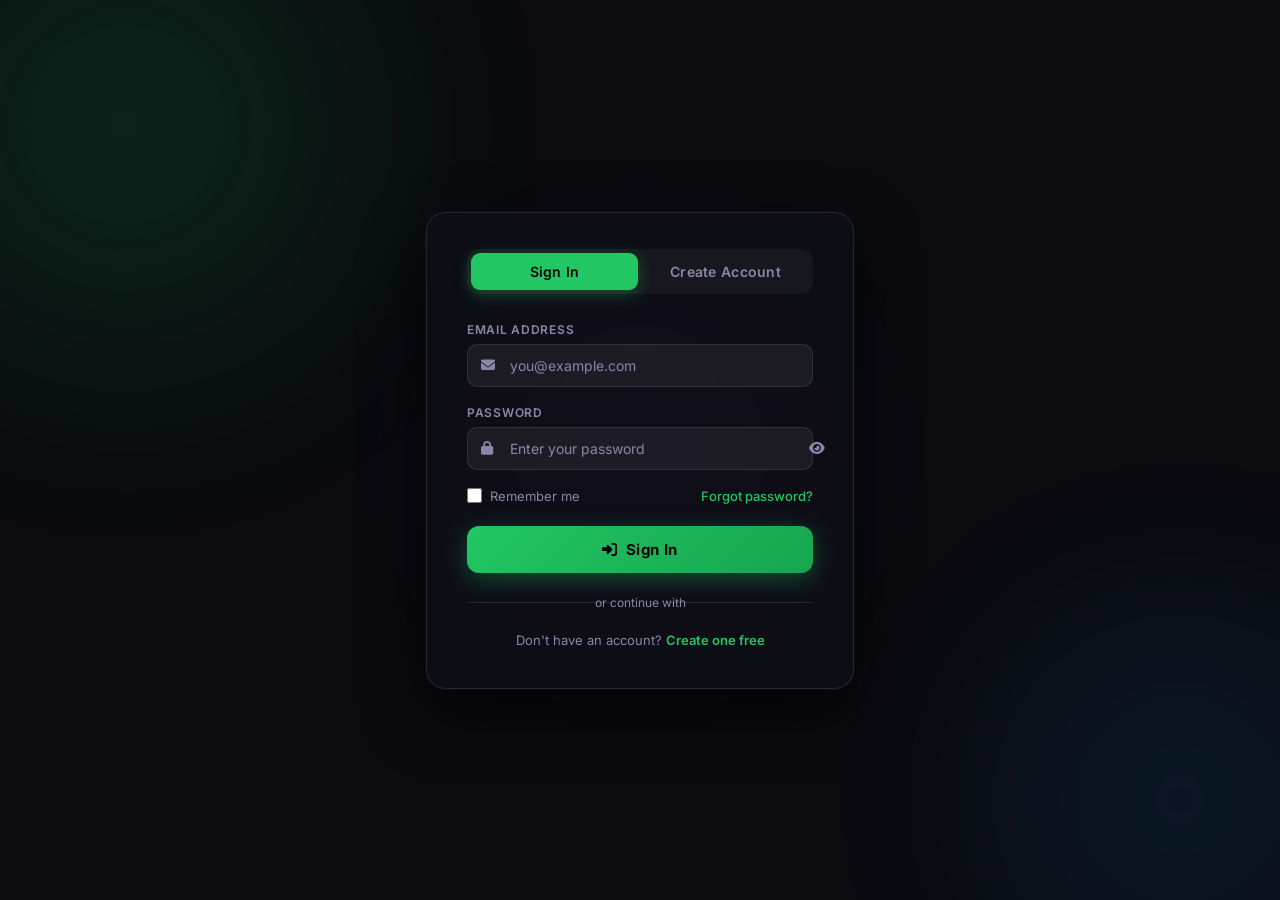
<file: index.html>
<!DOCTYPE html>
<html lang="en">

<head>
    <meta charset="UTF-8">
    <meta name="viewport" content="width=device-width, initial-scale=1.0">
    <title>GrooveHub - Modern Music Streaming</title>

    <!-- ── Flash-prevention auth guard (runs before page renders) ── -->
    <script>
        (function () {
            try {
                var session = JSON.parse(localStorage.getItem('groovehub_session') || 'null');
                if (!session) {
                    document.documentElement.style.visibility = 'hidden';
                    window.location.replace('auth.html');
                }
                // If "remember me" was off, also check sessionStorage
                if (session && !session.remember) {
                    var ss = sessionStorage.getItem('groovehub_session');
                    if (!ss) {
                        localStorage.removeItem('groovehub_session');
                        document.documentElement.style.visibility = 'hidden';
                        window.location.replace('auth.html');
                    }
                }
            } catch (e) {
                window.location.replace('auth.html');
            }
        })();
    </script>

    <link rel="stylesheet" href="styles.css">
    <link rel="stylesheet" href="https://cdnjs.cloudflare.com/ajax/libs/font-awesome/6.4.0/css/all.min.css">
    <style>
        /* ── User chip & dropdown ── */
        .user-profile {
            position: relative;
            display: flex;
            align-items: center;
            gap: 10px;
            cursor: pointer;
        }
        .user-chip {
            display: flex;
            align-items: center;
            gap: 10px;
            background: rgba(34,198,99,0.10);
            border: 1px solid rgba(34,198,99,0.25);
            border-radius: 40px;
            padding: 6px 14px 6px 6px;
            transition: background 0.2s;
        }
        .user-chip:hover { background: rgba(34,198,99,0.18); }
        .user-avatar {
            width: 34px; height: 34px;
            border-radius: 50%;
            background: linear-gradient(135deg, #22c663, #17a550);
            display: flex; align-items: center; justify-content: center;
            font-weight: 700; font-size: 14px; color: #000;
            flex-shrink: 0;
        }
        .user-name-chip {
            font-size: 13px; font-weight: 600;
            color: #e8e8f0;
            max-width: 110px;
            white-space: nowrap; overflow: hidden; text-overflow: ellipsis;
        }
        .user-dropdown {
            position: absolute;
            top: calc(100% + 10px);
            right: 0;
            background: rgba(15,15,25,0.95);
            backdrop-filter: blur(18px);
            border: 1px solid rgba(255,255,255,0.10);
            border-radius: 12px;
            padding: 6px;
            min-width: 170px;
            box-shadow: 0 16px 48px rgba(0,0,0,0.5);
            display: none;
            z-index: 1000;
            animation: ddFade 0.18s ease;
        }
        @keyframes ddFade {
            from { opacity:0; transform: translateY(-6px); }
            to   { opacity:1; transform: translateY(0); }
        }
        .user-dropdown.open { display: block; }
        .dd-header {
            padding: 10px 12px 8px;
            border-bottom: 1px solid rgba(255,255,255,0.08);
            margin-bottom: 4px;
        }
        .dd-header .dd-name { font-size: 13px; font-weight: 700; color: #e8e8f0; }
        .dd-header .dd-email { font-size: 11px; color: #8888a8; margin-top: 2px; }
        .dd-item {
            display: flex; align-items: center; gap: 10px;
            padding: 9px 12px;
            border-radius: 8px;
            font-size: 13px; font-weight: 500; color: #e8e8f0;
            cursor: pointer;
            transition: background 0.15s;
            border: none; background: none; width: 100%; text-align: left;
            font-family: inherit;
        }
        .dd-item:hover { background: rgba(255,255,255,0.07); }
        .dd-item.logout { color: #ff5566; }
        .dd-item.logout:hover { background: rgba(255,85,102,0.10); }
        .dd-item i { width: 16px; text-align: center; }
        /* sidebar sign-out btn */
        .sidebar-signout {
            display: flex; align-items: center; gap: 8px;
            width: 100%; background: rgba(255,85,102,0.10);
            border: 1px solid rgba(255,85,102,0.20);
            border-radius: 10px;
            color: #ff5566;
            font-size: 13px; font-weight: 600;
            padding: 9px 14px;
            cursor: pointer;
            margin-top: 12px;
            transition: background 0.2s;
            font-family: inherit;
        }
        .sidebar-signout:hover { background: rgba(255,85,102,0.20); }
    </style>
</head>

<body>
    <div class="container">
        <!-- Sidebar Navigation -->

        <aside class="sidebar">

            <div class="logo">
                <img src="aurora.jpeg" alt="" style="width: 400px; height: 100px; ">


            </div>
            <h2 style="color: #22c663; ">Hit the list , not the mind</h2>


            <nav class="nav-menu">
                <a href="#home" class="nav-link active">
                    <i class="fas fa-home"></i>
                    <span>Home</span>
                </a>
                <a href="#search" class="nav-link">
                    <i class="fas fa-search"></i>
                    <span>Search</span>
                </a>
                <a href="#library" class="nav-link">
                    <i class="fas fa-music"></i>
                    <span>Library</span>
                </a>
                <a href="#favorites" class="nav-link">
                    <i class="fas fa-heart"></i>
                    <span>Liked</span>
                </a>
            </nav>

            <div class="sidebar-footer">
                <p>2026 MusicHub</p>
                <button class="sidebar-signout" onclick="logoutUser()">
                    <i class="fas fa-sign-out-alt"></i> Sign Out
                </button>
            </div>
        </aside>

        <!-- Main Content -->
        <main class="main-content">
            <!-- Header -->
            <header class="header">
                <div class="header-top">
                    <h1 id="page-title">Welcome Back</h1>
                    <div class="user-profile" id="user-profile-wrap" onclick="toggleDropdown()">
                        <div class="user-chip">
                            <div class="user-avatar" id="user-avatar-initials">?</div>
                            <span class="user-name-chip" id="user-name-chip">Guest</span>
                            <i class="fas fa-chevron-down" style="font-size:11px;color:#8888a8;"></i>
                        </div>
                        <div class="user-dropdown" id="user-dropdown">
                            <div class="dd-header">
                                <div class="dd-name" id="dd-fullname">—</div>
                                <div class="dd-email" id="dd-email">—</div>
                            </div>
                            <button class="dd-item logout" onclick="logoutUser()">
                                <i class="fas fa-sign-out-alt"></i> Sign Out
                            </button>
                        </div>
                    </div>
                </div>

                <!-- Search Bar -->
                <div class="search-container">
                    <i class="fas fa-search"></i>
                    <input type="text" id="search-input" class="search-bar"
                        placeholder="Search songs, artists, playlists...">
                    <button id="clear-search" class="clear-btn" style="display: none;">
                        <i class="fas fa-times"></i>
                    </button>
                </div>
            </header>


            <div class="content">
                <h1 class="section-title">
                    <i class="fas fa-play"></i> WAY TO HIT THE LIST
                </h1>
                <div class="content">
                    <h2 class="section-title" , style="color: #22c663;">
                        <i class="fas fa-play"></i> RELAX YOUR MIND WITH FREEHUB
                    </h2>
                </div>

                <div class="featured-grid" id="hero-section">

                    <div class="hero-banner featured-card-1">
                        <div class="hero-content">
                            <span class="hero-badge"><i class="fas fa-fire"></i> Trending #1</span>
                            <h1 class="hero-title">Aaya Sher</h1>
                            <h2 class=" hero-title">The Paradise</h2>
                            <p class="hero-artist">Anirudh Ravichander</p>
                            <p class="hero-description">The ultimate high-energy mass anthem. Turn up the bass!</p>
                            <div class="hero-buttons">
                                <button class="hero-btn play-btn-hero" onclick="loadSong(1); togglePlay();">
                                    <i class="fas fa-play"></i> Play Now
                                </button>
                            </div>
                        </div>
                        <div class="hero-visual">
                            <img src="https://i.scdn.co/image/ab67616d00001e0248be563b0c9f1d7985a7c608"
                                alt="Aaya Sher Cover" class="hero-cover">
                        </div>
                    </div>

                    <div class="hero-banner featured-card-1">
                        <div class="hero-content">
                            <span class="hero-badge"><i class="fas fa-fire"></i>Top Hit</span>
                            <h1 class="hero-title">Thendral Vanthu</h1>
                            <p class="hero-artist">Illaiyaraaja</p>
                            <p class="hero-description">"Thendral Vandhu Theendum Pothu" is one of Ilaiyaraaja's most
                                loved romantic melodies. The song beautifully compares the emotions of love to
                                nature—gentle breeze, moonlight, colors, and changing seasons. It creates a calm,
                                dreamy, and nostalgic atmosphere that resonates deeply with listeners.</p>
                            <div class="hero-buttons">
                                <button class="hero-btn play-btn-hero" onclick="loadSong(38); togglePlay();">
                                    <i class="fas fa-play"></i> Play Now
                                </button>
                            </div>

                        </div>
                        <div class="hero-visual">
                            <img src="https://images.openai.com/static-rsc-4/PGL2JKUvE88Z98EErFLHnO3-Ubr6seDgxNNKHVThKDgwqX_mHYIMH52o7IBavYI9XWarU4Y7hMZnsSei4LD4CzgVY5UgcasOWFLpMCGSrRi2SEPyH9qUCH1UmppofdAcnm8czczixCvgd0B-758KEYd6eNyIGa8sLceGHxrtypg?purpose=inline"
                                alt="Thendral Vandhu cover" class="hero-cover">
                        </div>
                    </div>

                    <div class="hero-banner featured-card-2">
                        <div class="hero-content">
                            <span class="hero-badge"><i class="fas fa-fire"></i>Sad</span>
                            <h1 class="hero-title">A way back</h1>
                            <h2 class="hero-title">Asuran</h2>
                            <p class="hero-artist">GV.Prakash Kumar</p>
                            <p class="hero-description">“A Way Back In” is a powerful background score (BGM) from the
                                movie Asuran, composed by G. V. Prakash Kumar. Unlike regular songs, this track is
                                instrumental and is used to enhance emotional depth in key scenes.</p>
                            <div class="hero-buttons">
                                <button class="hero-btn play-btn-hero" onclick="loadSong(2); togglePlay();">
                                    <i class="fas fa-play"></i> Play Now
                                </button>
                            </div>

                        </div>
                        <div class="hero-visual">
                            <img src="https://a10.gaanacdn.com/gn_img/albums/qaLKY623pO/aLKYxYN2bp/size_m_1774622935.jpg"
                                alt="Asuran-way-back Cover" class="hero-cover">
                        </div>
                    </div>

                    <div class="hero-banner featured-card-2">
                        <div class="hero-content">
                            <span class="hero-badge badge-blue"><i class="fas fa-music"></i> Global Hit</span>
                            <h1 class="hero-title">Shape of You</h1>
                            <h2 class="hero-title">Castle on the Hill</h2>
                            <p class="hero-artist">Ed Sheeran</p>
                            <p class="hero-description">Experience the record-breaking global pop sensation. Play now!
                            </p>
                            <div class="hero-buttons">
                                <button class="hero-btn play-btn-hero" onclick="loadSong(5); togglePlay();">
                                    <i class="fas fa-play"></i> Play Now
                                </button>
                            </div>
                        </div>
                        <div class="hero-visual">
                            <img src="https://wallpapercave.com/wp/wp3537465.jpg" alt="Shape of You Cover"
                                class="hero-cover">
                        </div>
                    </div>

                    <div class="hero-banner featured-card-2">
                        <div class="hero-content">
                            <span class="hero-badge badge-blue"><i class="fas fa-music"></i>World Hit</span>
                            <h1 class="hero-title">Dheera Dheera</h1>
                            <h2 class="hero-title">KGF Chapter-1</h2>
                            <h2 class="hero-title">Hombale Films</h2>
                            <p class="hero-artist">Ravi Basrur</p>
                            <p class="hero-description">"Dheera Dheera" is one of the most popular songs from the movie
                                KGF: Chapter 1. The song highlights the strength, courage, and rising legend of Rocky,
                                played by Yash. It has a powerful folk-orchestral style that matches the film's grand
                                and intense atmosphere.
                            </p>
                            <div class="hero-buttons">
                                <button class="hero-btn play-btn-hero" onclick="loadSong(4); togglePlay();">
                                    <i class="fas fa-play"></i> Play Now
                                </button>
                            </div>
                        </div>
                        <div class="hero-visual">
                            <img src="https://pendujatt.com.se/uploads/album/kgf-chapter-1-malayalam-ravi-basrur.webp"
                                alt="Dheera Dheera cover" class="hero-cover">
                        </div>
                    </div>
                    <div class="hero-banner featured-card-2">
                        <div class="hero-content">
                            <span class="hero-badge badge-blue"><i class="fas fa-music"></i>World-Wide-Web</span>
                            <h1 class="hero-title">X-Cool(Slowed)</h1>
                            <h2 class="hero-title">Brazilian Phonk</h2>
                            <p class="hero-artist">Tienanh109, HDN, MC K3</p>
                            <p class="hero-description">"X-COOL! (Slowed)" is a viral phonk / Brazilian funk-inspired
                                track by tienanh109, HDN, and MC K3. The slowed version takes the original high-energy
                                track and reduces the tempo, creating a heavier bass-driven and more atmospheric
                                listening experience.
                            </p>
                            <div class="hero-buttons">
                                <button class="hero-btn play-btn-hero" onclick="loadSong(6); togglePlay();">
                                    <i class="fas fa-play"></i> Play Now
                                </button>
                            </div>
                        </div>
                        <div class="hero-visual">
                            <img src="https://www.mustangspecs.com/wp-content/uploads/2020/09/LfF7hO.jpg"
                                alt="X-COOL!(SLOWED) cover" class="hero-cover">
                        </div>
                    </div>

                    <div class="hero-banner featured-card-2">
                        <div class="hero-content">
                            <span class="hero-badge badge-orange"><i class="fas fa-music"></i> Tamil Hit</span>
                            <h1 class="hero-title">Ava enna</h1>
                            <h2 class="hero-title">Vaaranam Aayiram</h2>
                            <p class="hero-artist">Harris Jayaraj</p>
                            <p class="hero-description">"Ava Enna Enna Thedi Vantha Anjala" is a soulful Tamil track
                                from
                                the 2008 film Vaaranam Aayiram, composed by Harris Jayaraj with lyrics by Thamarai and
                                sung
                                by Karthik.</p>
                            <div class="hero-buttons">
                                <button class="hero-btn play-btn-hero" onclick="loadSong(3); togglePlay();">
                                    <i class="fas fa-play"></i> Play Now
                                </button>
                            </div>
                        </div>
                        <div class="hero-visual">
                            <img src="https://c.saavncdn.com/029/Vaaranam-Aayiram-2008-500x500.jpg" alt="Ava enna cover"
                                class="hero-cover">
                        </div>
                    </div>

                    <div class="hero-banner featured-card-1">
                        <div class="hero-content">
                            <span class="hero-badge badge-darkblue"><i class="fas fa-music"></i>Break-Up</span>
                            <h1 class="hero-title">Yamma Yamma</h1>
                            <h2 class="hero-title">7aum Arivu</h2>
                            <p class="hero-artist">Harris Jayaraj && SPB</p>
                            <p class="hero-description">"Yamma Yamma" is one of the most popular songs from the movie
                                7aum Arivu. It is a melodious heartbreak song that expresses the pain of lost love and
                                separation. The song became a huge hit because of its emotional lyrics, soulful singing,
                                and memorable melody.</p>
                            <div class="hero-buttons">
                                <button class="hero-btn play-btn-hero" onclick="loadSong(7); togglePlay();">
                                    <i class="fas fa-play"></i> Play Now
                                </button>
                            </div>
                        </div>
                        <div class="hero-visual">
                            <img src="https://upload.wikimedia.org/wikipedia/en/thumb/9/9e/7aum_Arivu_(soundtrack).jpg/250px-7aum_Arivu_(soundtrack).jpg"
                                alt="yamma yamma Cover" class="hero-cover">
                        </div>
                    </div>
                </div>


                <!-- Recommended Songs -->
                <section class="section" id="recommended-section">
                    <h2 class="section-title">
                        <i class="fas fa-star"></i> Recommended For You
                    </h2>
                    <div class="songs-list" id="recommended-songs">
                        <!-- Populated by JavaScript -->
                    </div>
                </section>

                <!-- Search Results (Hidden by default) -->
                <section class="section" id="search-results-section" style="display: none;">
                    <h2 class="section-title">Search Results</h2>
                    <div class="search-results" id="search-results">
                        <!-- Populated by JavaScript -->
                    </div>
                </section>

                <!-- Favorites Section (Hidden by default) -->
                <section class="section" id="favorites-section" style="display: none;">
                    <h2 class="section-title">
                        <i class="fas fa-heart"></i> Your Liked Songs
                    </h2>
                    <div class="songs-list" id="favorites-list">
                        <!-- Populated by JavaScript -->
                    </div>
                </section>
            </div>
        </main>
    </div>

    <!-- Music Player -->
    <div class="music-player">
        <div class="player-container">
            <div class="player-info">
                <div class="player-album-art">
                    <img id="player-album" src="https://via.placeholder.com/56x56?text=Album" alt="Album Art">
                </div>
                <div class="player-details">
                    <div class="player-song-name" id="player-song">No Song Selected</div>
                    <div class="player-artist-name" id="player-artist">No Artist</div>
                </div>
            </div>

            <div class="player-controls">
                <button class="player-btn" id="shuffle-btn" title="Shuffle">
                    <i class="fas fa-random"></i>
                </button>
                <button class="player-btn" id="prev-btn" title="Previous">
                    <i class="fas fa-step-backward"></i>
                </button>
                <button class="player-btn play-btn" id="play-btn" title="Play">
                    <i class="fas fa-play"></i>
                </button>
                <button class="player-btn" id="next-btn" title="Next">
                    <i class="fas fa-step-forward"></i>
                </button>
                <button class="player-btn" id="repeat-btn" title="Repeat">
                    <i class="fas fa-redo"></i>
                </button>
            </div>

            <div class="player-progress">
                <span class="time" id="current-time">0:00</span>
                <div class="progress-bar">
                    <div class="progress-fill" id="progress-fill"></div>
                    <input type="range" id="progress-slider" class="progress-slider" min="0" max="100" value="0">
                </div>
                <span class="time" id="duration">0:00</span>
            </div>

            <div class="player-extras">
                <button class="player-btn" id="like-btn" title="Add to Liked">
                    <i class="far fa-heart"></i>
                </button>
                <button class="player-btn" id="volume-btn" title="Volume">
                    <i class="fas fa-volume-up"></i>
                </button>
                <input type="range" id="volume-slider" class="volume-slider" min="0" max="100" value="70">
            </div>
        </div>
    </div>

    <!-- Hidden Audio Element -->
    <audio id="audio-player"></audio>

    <script src="auth.js"></script>
    <script src="script.js"></script>
    <script>
        // ── Auth guard: redirect if not logged in ──
        (function () {
            if (!isLoggedIn()) {
                window.location.href = 'auth.html';
            }
        })();

        // ── Populate user info in header ──
        (function () {
            const user = getCurrentUser();
            if (!user) return;

            // Welcome heading
            const title = document.getElementById('page-title');
            if (title) title.textContent = 'Welcome Back, ' + user.name.split(' ')[0] + ' 👋';

            // Avatar initials
            const initials = user.name.split(' ').map(w => w[0]).join('').toUpperCase().slice(0,2);
            document.getElementById('user-avatar-initials').textContent = initials;
            document.getElementById('user-name-chip').textContent       = user.name.split(' ')[0];
            document.getElementById('dd-fullname').textContent          = user.name;
            document.getElementById('dd-email').textContent             = user.email;
        })();

        // ── Dropdown toggle ──
        function toggleDropdown() {
            document.getElementById('user-dropdown').classList.toggle('open');
        }

        // Close dropdown on outside click
        document.addEventListener('click', function (e) {
            const wrap = document.getElementById('user-profile-wrap');
            const dd   = document.getElementById('user-dropdown');
            if (wrap && !wrap.contains(e.target)) dd.classList.remove('open');
        });
    </script>
</body>

</html>
</file>
<file: styles.css>
* {
    margin: 0;
    padding: 0;
    box-sizing: border-box;
}

:root {
    --primary-color: #1db954;
    --primary-dark: #1ed760;
    --bg-primary: #0f0f0f;
    --bg-secondary: #1a1a1a;
    --bg-tertiary: #282828;
    --text-primary: #ffffff;
    --text-secondary: #b3b3b3;
    --text-subdued: #7f7f7f;
    --border-color: #404040;
    --shadow-sm: 0 2px 8px rgba(0, 0, 0, 0.3);
    --shadow-md: 0 8px 16px rgba(0, 0, 0, 0.4);
    --shadow-lg: 0 12px 24px rgba(0, 0, 0, 0.5);
    --transition: all 0.3s cubic-bezier(0.4, 0, 0.2, 1);
}

body {
    font-family: -apple-system, BlinkMacSystemFont, 'Segoe UI', Roboto, Oxygen, Ubuntu, Cantarell, sans-serif;
    background-color: var(--bg-primary);
    color: var(--text-primary);
    overflow-x: hidden;
}

/* Main Layout */
.container {
    display: flex;
    height: calc(100vh - 90px);
}

/* Sidebar */
.sidebar {
    width: 250px;
    background-color: var(--bg-secondary);
    padding: 24px 0;
    position: fixed;
    left: 0;
    top: 0;
    bottom: 90px;
    overflow-y: auto;
    border-right: 1px solid var(--border-color);
    display: flex;
    flex-direction: column;
}

.sidebar::-webkit-scrollbar {
    width: 8px;
}

.sidebar::-webkit-scrollbar-track {
    background: transparent;
}

.sidebar::-webkit-scrollbar-thumb {
    background: var(--border-color);
    border-radius: 4px;
}

.sidebar::-webkit-scrollbar-thumb:hover {
    background: var(--text-subdued);
}

.logo {
    display: flex;
    align-items: center;
    gap: 12px;
    padding: 0 24px;
    margin-bottom: 32px;
    font-size: 24px;
    font-weight: 700;
    color: var(--primary-dark);
    cursor: pointer;
    transition: var(--transition);
}

.logo:hover {
    transform: scale(1.05);
}

.logo i {
    font-size: 28px;
}

.nav-menu {
    display: flex;
    flex-direction: column;
    gap: 8px;
    flex: 1;
    padding: 0 12px;
}

.nav-link {
    display: flex;
    align-items: center;
    gap: 16px;
    padding: 12px 16px;
    color: var(--text-secondary);
    text-decoration: none;
    border-radius: 8px;
    transition: var(--transition);
    font-size: 14px;
    font-weight: 500;
}

.nav-link:hover {
    color: var(--text-primary);
    background-color: var(--bg-tertiary);
}

.nav-link.active {
    color: var(--primary-dark);
    background-color: rgba(29, 185, 84, 0.1);
}

.nav-link i {
    font-size: 20px;
    width: 24px;
}

.sidebar-footer {
    padding: 0 24px;
    text-align: center;
    font-size: 12px;
    color: var(--text-subdued);
    border-top: 1px solid var(--border-color);
    padding-top: 24px;
}

/* Main Content */
.main-content {
    flex: 1;
    margin-left: 250px;
    display: flex;
    flex-direction: column;
    background: linear-gradient(135deg, var(--bg-primary) 0%, #1a0000 100%);
}

/* Header */
.header {
    padding: 24px 32px;
    background-color: rgba(0, 0, 0, 0.4);
    backdrop-filter: blur(10px);
    border-bottom: 1px solid var(--border-color);
    position: sticky;
    top: 0;
    z-index: 10;
}

.header-top {
    display: flex;
    justify-content: space-between;
    align-items: center;
    margin-bottom: 20px;
}

#page-title {
    font-size: 28px;
    font-weight: 700;
}

.user-profile {
    font-size: 32px;
    cursor: pointer;
    transition: var(--transition);
}

.user-profile:hover {
    color: var(--primary-dark);
    transform: scale(1.1);
}

/* Search Bar */
.search-container {
    position: relative;
    display: flex;
    align-items: center;
}

.search-container i {
    position: absolute;
    left: 16px;
    color: var(--text-secondary);
    pointer-events: none;
}

.search-bar {
    width: 100%;
    max-width: 400px;
    padding: 12px 16px 12px 40px;
    background-color: var(--bg-tertiary);
    border: 1px solid var(--border-color);
    border-radius: 24px;
    color: var(--text-primary);
    font-size: 14px;
    outline: none;
    transition: var(--transition);
}

.search-bar:focus {
    background-color: var(--bg-tertiary);
    border-color: var(--primary-color);
    box-shadow: 0 0 0 3px rgba(29, 185, 84, 0.1);
}

.search-bar::placeholder {
    color: var(--text-subdued);
}

.clear-btn {
    position: absolute;
    right: 12px;
    background: none;
    border: none;
    color: var(--text-secondary);
    cursor: pointer;
    font-size: 16px;
    transition: var(--transition);
    padding: 4px 8px;
}

.clear-btn:hover {
    color: var(--text-primary);
}

/* Content */
.content {
    flex: 1;
    overflow-y: auto;
    padding: 32px;
}

.content::-webkit-scrollbar {
    width: 10px;
}

.content::-webkit-scrollbar-track {
    background: transparent;
}

.content::-webkit-scrollbar-thumb {
    background: var(--border-color);
    border-radius: 5px;
}

.content::-webkit-scrollbar-thumb:hover {
    background: var(--text-subdued);
}

/* Section */
.section {
    margin-bottom: 48px;
}

.section-title {
    font-size: 24px;
    font-weight: 700;
    margin-bottom: 20px;
    display: flex;
    align-items: center;
    gap: 12px;
}

.section-title i {
    color: var(--primary-dark);
}

/* Featured Grid */
.featured-grid {
    display: grid;
    grid-template-columns: 1fr 1fr;
    gap: 24px;
    margin-bottom: 40px;
}

@media (min-width: 1025px) {
    .featured-card-3 {
        grid-column: span 2;
    }
}

/* Hero Banner */
.hero-banner {
    display: flex;
    align-items: center;
    justify-content: space-between;
    background: linear-gradient(135deg, rgba(29, 185, 84, 0.15) 0%, rgba(15, 15, 15, 0.8) 100%);
    border: 1px solid var(--border-color);
    border-radius: 16px;
    padding: 24px;
    margin-bottom: 0;
    overflow: hidden;
    position: relative;
    box-shadow: var(--shadow-md);
    gap: 20px;
}

.featured-card-2 {
    background: linear-gradient(135deg, rgba(52, 152, 219, 0.15) 0%, rgba(15, 15, 15, 0.8) 100%);
}

.featured-card-3 {
    background: linear-gradient(135deg, rgba(230, 126, 34, 0.15) 0%, rgba(15, 15, 15, 0.8) 100%);
}

.hero-banner::before {
    content: '';
    position: absolute;
    top: 0;
    left: 0;
    right: 0;
    bottom: 0;
    background: radial-gradient(circle at top right, rgba(29, 185, 84, 0.15), transparent 60%);
    pointer-events: none;
    z-index: 0;
}

.featured-card-2::before {
    background: radial-gradient(circle at top right, rgba(52, 152, 219, 0.15), transparent 60%);
}

.featured-card-3::before {
    background: radial-gradient(circle at top right, rgba(230, 126, 34, 0.15), transparent 60%);
}

.hero-content {
    flex: 1;
    z-index: 1;
    display: flex;
    flex-direction: column;
    align-items: flex-start;
}

.hero-badge {
    background-color: rgba(29, 185, 84, 0.2);
    color: var(--primary-dark);
    padding: 6px 12px;
    border-radius: 20px;
    font-size: 12px;
    font-weight: 600;
    text-transform: uppercase;
    letter-spacing: 1px;
    margin-bottom: 12px;
    display: flex;
    align-items: center;
    gap: 6px;
    border: 1px solid rgba(29, 185, 84, 0.3);
}

.hero-badge.badge-blue {
    background-color: rgba(52, 152, 219, 0.2);
    color: #3498db;
    border-color: rgba(52, 152, 219, 0.3);
}

.hero-badge.badge-orange {
    background-color: rgba(230, 126, 34, 0.2);
    color: #e67e22;
    border-color: rgba(230, 126, 34, 0.3);
}

.hero-title {
    font-size: 28px;
    font-weight: 800;
    margin-bottom: 4px;
    background: linear-gradient(to right, #ffffff, #b3b3b3);
    -webkit-background-clip: text;
    -webkit-text-fill-color: transparent;
}

.hero-artist {
    font-size: 16px;
    color: var(--text-secondary);
    font-weight: 500;
    margin-bottom: 8px;
}

.hero-description {
    font-size: 13px;
    color: var(--text-subdued);
    line-height: 1.5;
    margin-bottom: 16px;
    max-width: 480px;
}

.hero-buttons {
    display: flex;
    gap: 12px;
}

.hero-btn {
    padding: 10px 24px;
    border-radius: 30px;
    font-size: 13px;
    font-weight: 700;
    cursor: pointer;
    transition: var(--transition);
    display: flex;
    align-items: center;
    gap: 8px;
    border: none;
}

.play-btn-hero {
    background-color: var(--primary-dark);
    color: var(--bg-primary);
}

.play-btn-hero:hover {
    background-color: #1ed760;
    transform: scale(1.05);
}

.featured-card-2 .play-btn-hero {
    background-color: #3498db;
    color: var(--text-primary);
}

.featured-card-2 .play-btn-hero:hover {
    background-color: #2980b9;
}

.featured-card-3 .play-btn-hero {
    background-color: #e67e22;
    color: var(--text-primary);
}

.featured-card-3 .play-btn-hero:hover {
    background-color: #d35400;
}

.info-btn-hero {
    background-color: transparent;
    color: var(--text-primary);
    border: 1px solid var(--border-color);
}

.info-btn-hero:hover {
    background-color: rgba(255, 255, 255, 0.1);
    border-color: var(--text-primary);
}

.hero-visual {
    width: 120px;
    height: 120px;
    border-radius: 12px;
    overflow: hidden;
    box-shadow: var(--shadow-lg);
    z-index: 1;
    flex-shrink: 0;
    border: 2px solid rgba(255, 255, 255, 0.05);
    transition: var(--transition);
}

.hero-banner:hover .hero-visual {
    transform: scale(1.03) rotate(2deg);
}

.hero-cover {
    width: 100%;
    height: 100%;
    object-fit: cover;
}

/* Songs List */
.songs-list {
    display: flex;
    flex-direction: column;
    gap: 12px;
}

.song-item {
    display: flex;
    align-items: center;
    gap: 16px;
    padding: 12px 16px;
    background-color: var(--bg-secondary);
    border-radius: 8px;
    cursor: pointer;
    transition: var(--transition);
}

.song-item:hover {
    background-color: var(--bg-tertiary);
}

.song-item.playing {
    background-color: rgba(29, 185, 84, 0.15);
    border-left: 4px solid var(--primary-dark);
    padding-left: 12px;
}

.song-thumbnail {
    width: 56px;
    height: 56px;
    border-radius: 6px;
    object-fit: cover;
    background-color: var(--bg-tertiary);
}

.song-info {
    flex: 1;
    min-width: 0;
}

.song-name {
    font-size: 15px;
    font-weight: 600;
    color: var(--text-primary);
    margin-bottom: 4px;
    white-space: nowrap;
    overflow: hidden;
    text-overflow: ellipsis;
}

.song-artist {
    font-size: 13px;
    color: var(--text-secondary);
}

.song-duration {
    font-size: 13px;
    color: var(--text-subdued);
    min-width: 40px;
    text-align: right;
}

.song-like-btn {
    background: none;
    border: none;
    color: var(--text-secondary);
    font-size: 16px;
    cursor: pointer;
    padding: 8px;
    transition: var(--transition);
}

.song-like-btn:hover {
    color: var(--primary-dark);
}

.song-like-btn.liked {
    color: var(--primary-dark);
}

.song-like-btn.liked i {
    font-weight: 900;
}

/* Search Results */
.search-results {
    display: grid;
    grid-template-columns: repeat(auto-fill, minmax(180px, 1fr));
    gap: 20px;
}

.search-result-item {
    background-color: var(--bg-secondary);
    border-radius: 8px;
    padding: 16px;
    cursor: pointer;
    transition: var(--transition);
    text-align: center;
}

.search-result-item:hover {
    background-color: var(--bg-tertiary);
    transform: translateY(-4px);
}

.search-result-image {
    width: 100%;
    aspect-ratio: 1;
    border-radius: 6px;
    object-fit: cover;
    margin-bottom: 12px;
    background-color: var(--bg-tertiary);
}

.search-result-name {
    font-size: 15px;
    font-weight: 600;
    margin-bottom: 4px;
}

.search-result-type {
    font-size: 12px;
    color: var(--text-secondary);
}

/* Music Player */
.music-player {
    position: fixed;
    bottom: 0;
    left: 0;
    right: 0;
    height: 90px;
    background-color: var(--bg-secondary);
    border-top: 1px solid var(--border-color);
    backdrop-filter: blur(10px);
    z-index: 100;
}

.player-container {
    height: 100%;
    padding: 12px 32px;
    display: grid;
    grid-template-columns: 1fr 2fr 1fr;
    gap: 24px;
    align-items: center;
    max-width: 1920px;
    margin: 0 auto;
}

.player-info {
    display: flex;
    align-items: center;
    gap: 12px;
    min-width: 0;
}

.player-album-art {
    width: 56px;
    height: 56px;
    border-radius: 6px;
    overflow: hidden;
    flex-shrink: 0;
}

.player-album-art img {
    width: 100%;
    height: 100%;
    object-fit: cover;
}

.player-details {
    min-width: 0;
}

.player-song-name {
    font-size: 14px;
    font-weight: 600;
    color: var(--text-primary);
    white-space: nowrap;
    overflow: hidden;
    text-overflow: ellipsis;
}

.player-artist-name {
    font-size: 12px;
    color: var(--text-secondary);
    white-space: nowrap;
    overflow: hidden;
    text-overflow: ellipsis;
}

/* Player Controls */
.player-controls {
    display: flex;
    justify-content: center;
    align-items: center;
    gap: 16px;
}

.player-btn {
    background: none;
    border: none;
    color: var(--text-secondary);
    font-size: 16px;
    cursor: pointer;
    padding: 8px;
    border-radius: 50%;
    transition: var(--transition);
    display: flex;
    align-items: center;
    justify-content: center;
}

.player-btn:hover {
    color: var(--text-primary);
}

.player-btn.play-btn {
    width: 40px;
    height: 40px;
    background-color: var(--primary-dark);
    color: var(--bg-primary);
    font-size: 18px;
}

.player-btn.play-btn:hover {
    background-color: #1ed760;
    transform: scale(1.05);
}

.player-btn.active {
    color: var(--primary-dark);
}

/* Player Progress */
.player-progress {
    display: flex;
    align-items: center;
    gap: 12px;
}

.time {
    font-size: 12px;
    color: var(--text-secondary);
    min-width: 32px;
}

.progress-bar {
    flex: 1;
    height: 6px;
    background-color: var(--border-color);
    border-radius: 3px;
    cursor: pointer;
    position: relative;
    overflow: hidden;
}

.progress-fill {
    height: 100%;
    background-color: var(--primary-dark);
    border-radius: 3px;
    width: 0%;
    transition: width 0.1s linear;
}

.progress-slider {
    position: absolute;
    top: 0;
    left: 0;
    width: 100%;
    height: 100%;
    -webkit-appearance: none;
    appearance: none;
    background: transparent;
    cursor: pointer;
    z-index: 5;
}

.progress-slider::-webkit-slider-thumb {
    -webkit-appearance: none;
    appearance: none;
    width: 12px;
    height: 12px;
    border-radius: 50%;
    background-color: var(--text-primary);
    cursor: pointer;
    opacity: 0;
    transition: opacity 0.2s;
}

.progress-slider::-moz-range-thumb {
    width: 12px;
    height: 12px;
    border-radius: 50%;
    background-color: var(--text-primary);
    cursor: pointer;
    border: none;
    opacity: 0;
    transition: opacity 0.2s;
}

.progress-bar:hover .progress-slider::-webkit-slider-thumb,
.progress-bar:hover .progress-slider::-moz-range-thumb {
    opacity: 1;
}

/* Player Extras */
.player-extras {
    display: flex;
    align-items: center;
    justify-content: flex-end;
    gap: 12px;
}

.volume-slider {
    width: 100px;
    height: 4px;
    -webkit-appearance: none;
    appearance: none;
    background: linear-gradient(to right, var(--primary-dark) 0%, var(--primary-dark) var(--volume), var(--border-color) var(--volume), var(--border-color) 100%);
    border-radius: 2px;
    outline: none;
    cursor: pointer;
}

.volume-slider::-webkit-slider-thumb {
    -webkit-appearance: none;
    appearance: none;
    width: 12px;
    height: 12px;
    border-radius: 50%;
    background-color: var(--text-primary);
    cursor: pointer;
}

.volume-slider::-moz-range-thumb {
    width: 12px;
    height: 12px;
    border-radius: 50%;
    background-color: var(--text-primary);
    cursor: pointer;
    border: none;
}

/* Responsive Design */
@media (max-width: 1024px) {
    .sidebar {
        width: 200px;
    }

    .main-content {
        margin-left: 200px;
    }

    .player-container {
        grid-template-columns: 0.8fr 1fr 0.8fr;
        gap: 16px;
        padding: 12px 20px;
    }

    .playlists-grid {
        grid-template-columns: repeat(auto-fill, minmax(160px, 1fr));
    }

    .featured-grid {
        grid-template-columns: 1fr;
        gap: 16px;
    }
}

@media (max-width: 768px) {
    .hero-banner {
        flex-direction: column-reverse;
        padding: 24px;
        align-items: center;
        text-align: center;
        gap: 20px;
    }

    .hero-content {
        align-items: center;
    }

    .hero-title {
        font-size: 32px;
    }

    .hero-visual {
        width: 150px;
        height: 150px;
    }

    .hero-buttons {
        justify-content: center;
        width: 100%;
    }

    .container {
        height: calc(100vh - 80px);
    }

    .sidebar {
        width: 70px;
        padding: 12px 0;
        bottom: 80px;
    }

    .logo span {
        display: none;
    }

    .logo {
        justify-content: center;
        margin-bottom: 24px;
    }

    .nav-link span {
        display: none;
    }

    .nav-link {
        padding: 12px;
        justify-content: center;
    }

    .main-content {
        margin-left: 70px;
    }

    .header {
        padding: 16px;
    }

    .header-top {
        margin-bottom: 16px;
    }

    #page-title {
        font-size: 20px;
    }

    .search-bar {
        max-width: 100%;
    }

    .content {
        padding: 16px;
    }

    .section {
        margin-bottom: 32px;
    }

    .playlists-grid {
        grid-template-columns: repeat(auto-fill, minmax(140px, 1fr));
        gap: 12px;
    }

    .player-container {
        grid-template-columns: 0.6fr 1fr 0.6fr;
        gap: 12px;
        padding: 8px 12px;
    }

    .player-progress {
        gap: 6px;
    }

    .time {
        font-size: 11px;
        min-width: 28px;
    }

    .volume-slider {
        width: 70px;
    }

    .player-btn {
        font-size: 14px;
        padding: 6px;
    }

    .player-btn.play-btn {
        width: 36px;
        height: 36px;
        font-size: 16px;
    }

    .sidebar-footer {
        display: none;
    }
}

@media (max-width: 480px) {
    .sidebar {
        width: 60px;
    }

    .main-content {
        margin-left: 60px;
    }

    .header {
        padding: 12px;
    }

    .header-top {
        flex-direction: column;
        gap: 12px;
        align-items: flex-start;
    }

    .content {
        padding: 12px;
    }

    .playlists-grid {
        grid-template-columns: repeat(auto-fill, minmax(130px, 1fr));
        gap: 10px;
    }

    .player-container {
        grid-template-columns: 1fr;
        gap: 8px;
        padding: 8px;
    }

    .player-progress {
        grid-column: 1;
        order: -1;
    }

    .playlist-card {
        border-radius: 8px;
    }

    .song-item {
        padding: 10px 12px;
        gap: 12px;
    }

    .song-thumbnail {
        width: 48px;
        height: 48px;
    }

    .player-info {
        gap: 8px;
    }

    .player-album-art {
        width: 48px;
        height: 48px;
    }

    .player-details {
        font-size: 12px;
    }

    .player-song-name {
        font-size: 12px;
    }

    .player-artist-name {
        font-size: 11px;
    }

    .search-container {
        margin-top: 12px;
    }
}

/* Animations */
@keyframes fadeIn {
    from {
        opacity: 0;
        transform: translateY(20px);
    }

    to {
        opacity: 1;
        transform: translateY(0);
    }
}

.section {
    animation: fadeIn 0.5s ease-out;
}

@keyframes spin {
    from {
        transform: rotate(0deg);
    }

    to {
        transform: rotate(360deg);
    }
}

.playing-animation {
    animation: spin 2s linear infinite;
}

@keyframes pulse {

    0%,
    100% {
        opacity: 1;
    }

    50% {
        opacity: 0.7;
    }
}

.song-item.playing .song-thumbnail {
    animation: pulse 1.5s ease-in-out infinite;
}

/* Smooth Transitions */
.section-title,
.playlist-card,
.song-item,
.player-btn {
    transition: var(--transition);
}

/* Loading State */
.loading {
    opacity: 0.6;
    pointer-events: none;
}

/* Empty State */
.empty-state {
    text-align: center;
    padding: 60px 20px;
    color: var(--text-secondary);
}

.empty-state i {
    font-size: 48px;
    margin-bottom: 16px;
    color: var(--text-subdued);
}

.empty-state p {
    font-size: 16px;
}
</file>
<file: auth.css>
@import url('https://fonts.googleapis.com/css2?family=Inter:wght@300;400;500;600;700;800&display=swap');

*,
*::before,
*::after {
    margin: 0;
    padding: 0;
    box-sizing: border-box;
}

:root {
    --green: #22c663;
    --green-dark: #17a550;
    --green-glow: rgba(34, 198, 99, 0.35);
    --bg: #0a0a0f;
    --surface: rgba(255, 255, 255, 0.05);
    --surface-hov: rgba(255, 255, 255, 0.09);
    --border: rgba(255, 255, 255, 0.10);
    --text: #e8e8f0;
    --text-muted: #8888a8;
    --error: #ff5566;
    --success: #22c663;
}

body {
    font-family: 'Inter', sans-serif;
    background: var(--bg);
    color: var(--text);
    min-height: 100vh;
    display: flex;
    align-items: center;
    justify-content: center;
    overflow: hidden;
    position: relative;
}


.bg-anim {
    position: fixed;
    inset: 0;
    z-index: 0;
    pointer-events: none;
}

.orb {
    position: absolute;
    border-radius: 50%;
    filter: blur(100px);
    opacity: 0.18;
    animation: drift 12s ease-in-out infinite alternate;
}

.orb-1 {
    width: 550px;
    height: 550px;
    background: radial-gradient(circle, #22c663, transparent);
    top: -150px;
    left: -150px;
    animation-delay: 0s;
}

.orb-2 {
    width: 400px;
    height: 400px;
    background: radial-gradient(circle, #1e88e5, transparent);
    bottom: -100px;
    right: -100px;
    animation-delay: -4s;
}

.orb-3 {
    width: 300px;
    height: 300px;
    background: radial-gradient(circle, #9c27b0, transparent);
    top: 50%;
    left: 50%;
    transform: translate(-50%, -50%);
    animation-delay: -8s;
}

@keyframes drift {
    0% {
        transform: translate(0, 0) scale(1);
    }

    100% {
        transform: translate(40px, 40px) scale(1.12);
    }
}


.auth-wrapper {
    position: relative;
    z-index: 1;
    width: 100%;
    max-width: 460px;
    padding: 24px 16px;
}


.auth-brand {
    text-align: center;
    margin-bottom: 32px;
}

.auth-brand img {
    width: 180px;
    height: auto;
    object-fit: contain;
    filter: drop-shadow(0 0 12px var(--green-glow));
    margin-bottom: 8px;
}

.auth-brand .tagline {
    font-size: 13px;
    color: var(--text-muted);
    letter-spacing: 0.04em;
}


.auth-card {
    background: rgba(15, 15, 25, 0.75);
    backdrop-filter: blur(24px);
    -webkit-backdrop-filter: blur(24px);
    border: 1px solid var(--border);
    border-radius: 20px;
    padding: 36px 40px 40px;
    box-shadow: 0 24px 60px rgba(0, 0, 0, 0.55), 0 0 0 1px rgba(34, 198, 99, 0.06);
    animation: cardIn 0.5s cubic-bezier(0.34, 1.56, 0.64, 1) both;
}

@keyframes cardIn {
    from {
        opacity: 0;
        transform: translateY(30px) scale(0.96);
    }

    to {
        opacity: 1;
        transform: translateY(0) scale(1);
    }
}


.auth-tabs {
    display: flex;
    background: rgba(255, 255, 255, 0.04);
    border-radius: 12px;
    padding: 4px;
    margin-bottom: 28px;
    gap: 4px;
}

.tab-btn {
    flex: 1;
    background: transparent;
    border: none;
    color: var(--text-muted);
    font-family: 'Inter', sans-serif;
    font-size: 14px;
    font-weight: 600;
    padding: 10px 0;
    border-radius: 9px;
    cursor: pointer;
    transition: all 0.28s ease;
    letter-spacing: 0.02em;
}

.tab-btn.active {
    background: var(--green);
    color: #000;
    box-shadow: 0 4px 16px var(--green-glow);
}

.tab-btn:hover:not(.active) {
    color: var(--text);
    background: var(--surface-hov);
}

.form-panel {
    display: none;
    animation: fadeIn 0.3s ease both;
}

.form-panel.active {
    display: block;
}

@keyframes fadeIn {
    from {
        opacity: 0;
        transform: translateY(8px);
    }

    to {
        opacity: 1;
        transform: translateY(0);
    }
}


.form-group {
    margin-bottom: 18px;
}

.form-group label {
    display: block;
    font-size: 12px;
    font-weight: 600;
    color: var(--text-muted);
    text-transform: uppercase;
    letter-spacing: 0.06em;
    margin-bottom: 7px;
}

.input-wrap {
    position: relative;
}

.input-wrap i {
    position: absolute;
    left: 14px;
    top: 50%;
    transform: translateY(-50%);
    color: var(--text-muted);
    font-size: 14px;
    pointer-events: none;
    transition: color 0.2s;
}

.form-input {
    width: 100%;
    background: rgba(255, 255, 255, 0.06);
    border: 1px solid var(--border);
    border-radius: 10px;
    color: var(--text);
    font-family: 'Inter', sans-serif;
    font-size: 14px;
    padding: 12px 42px;
    outline: none;
    transition: border-color 0.25s, background 0.25s, box-shadow 0.25s;
}

.form-input::placeholder {
    color: var(--text-muted);
}

.form-input:focus {
    border-color: var(--green);
    background: rgba(34, 198, 99, 0.06);
    box-shadow: 0 0 0 3px var(--green-glow);
}

.form-input:focus+i,
.input-wrap:focus-within i {
    color: var(--green);
}


.toggle-pw {
    position: absolute;
    right: 14px;
    top: 50%;
    transform: translateY(-50%);
    background: none;
    border: none;
    color: var(--text-muted);
    cursor: pointer;
    font-size: 14px;
    padding: 2px;
    transition: color 0.2s;
}

.toggle-pw:hover {
    color: var(--green);
}


.input-wrap .form-input {
    padding-right: 42px;
}


.pw-strength {
    margin-top: 7px;
    display: none;
}

.pw-strength.visible {
    display: block;
}

.strength-bar {
    height: 3px;
    border-radius: 2px;
    background: var(--border);
    overflow: hidden;
    margin-bottom: 4px;
}

.strength-fill {
    height: 100%;
    border-radius: 2px;
    width: 0%;
    transition: width 0.4s ease, background 0.4s ease;
}

.strength-text {
    font-size: 11px;
    color: var(--text-muted);
}


.form-extras {
    display: flex;
    justify-content: space-between;
    align-items: center;
    margin-bottom: 22px;
    font-size: 13px;
}

.checkbox-label {
    display: flex;
    align-items: center;
    gap: 8px;
    cursor: pointer;
    color: var(--text-muted);
}

.checkbox-label input[type="checkbox"] {
    accent-color: var(--green);
    width: 15px;
    height: 15px;
    cursor: pointer;
}

.forgot-link {
    color: var(--green);
    text-decoration: none;
    font-weight: 500;
    transition: opacity 0.2s;
}

.forgot-link:hover {
    opacity: 0.75;
}


.auth-btn {
    width: 100%;
    background: linear-gradient(135deg, var(--green), var(--green-dark));
    color: #000;
    font-family: 'Inter', sans-serif;
    font-size: 15px;
    font-weight: 700;
    border: none;
    border-radius: 12px;
    padding: 14px;
    cursor: pointer;
    letter-spacing: 0.03em;
    transition: transform 0.15s ease, box-shadow 0.15s ease, opacity 0.15s;
    box-shadow: 0 6px 24px var(--green-glow);
    display: flex;
    align-items: center;
    justify-content: center;
    gap: 8px;
}

.auth-btn:hover {
    transform: translateY(-2px);
    box-shadow: 0 10px 32px rgba(34, 198, 99, 0.5);
}

.auth-btn:active {
    transform: translateY(0);
    box-shadow: 0 4px 14px var(--green-glow);
}

.auth-btn:disabled {
    opacity: 0.55;
    cursor: not-allowed;
    transform: none;
}


.btn-spinner {
    width: 16px;
    height: 16px;
    border: 2px solid rgba(0, 0, 0, 0.3);
    border-top-color: #000;
    border-radius: 50%;
    animation: spin 0.7s linear infinite;
    display: none;
}

@keyframes spin {
    to {
        transform: rotate(360deg);
    }
}


.divider {
    text-align: center;
    position: relative;
    margin: 22px 0;
    color: var(--text-muted);
    font-size: 12px;
}

.divider::before,
.divider::after {
    content: '';
    position: absolute;
    top: 50%;
    width: calc(50% - 28px);
    height: 1px;
    background: var(--border);
}

.divider::before {
    left: 0;
}

.divider::after {
    right: 0;
}


.social-btn {
    width: 100%;
    background: var(--surface);
    border: 1px solid var(--border);
    border-radius: 12px;
    color: var(--text);
    font-family: 'Inter', sans-serif;
    font-size: 14px;
    font-weight: 500;
    padding: 12px;
    cursor: pointer;
    display: flex;
    align-items: center;
    justify-content: center;
    gap: 10px;
    transition: background 0.2s, border-color 0.2s;
}

.social-btn:hover {
    background: var(--surface-hov);
    border-color: rgba(255, 255, 255, 0.2);
}

.social-btn img {
    width: 18px;
    height: 18px;
}


.auth-alert {
    display: none;
    align-items: center;
    gap: 10px;
    padding: 12px 14px;
    border-radius: 10px;
    font-size: 13px;
    font-weight: 500;
    margin-bottom: 18px;
    animation: fadeIn 0.3s ease;
}

.auth-alert.error {
    display: flex;
    background: rgba(255, 85, 102, 0.12);
    border: 1px solid rgba(255, 85, 102, 0.3);
    color: var(--error);
}

.auth-alert.success {
    display: flex;
    background: rgba(34, 198, 99, 0.12);
    border: 1px solid rgba(34, 198, 99, 0.3);
    color: var(--success);
}


.auth-footer {
    text-align: center;
    margin-top: 22px;
    font-size: 13px;
    color: var(--text-muted);
}

.auth-footer .switch-link {
    color: var(--green);
    font-weight: 600;
    cursor: pointer;
    text-decoration: none;
    transition: opacity 0.2s;
}

.auth-footer .switch-link:hover {
    opacity: 0.75;
}


@media (max-width: 500px) {
    .auth-card {
        padding: 28px 22px 32px;
    }

    .auth-brand img {
        width: 140px;
    }
}
</file>
